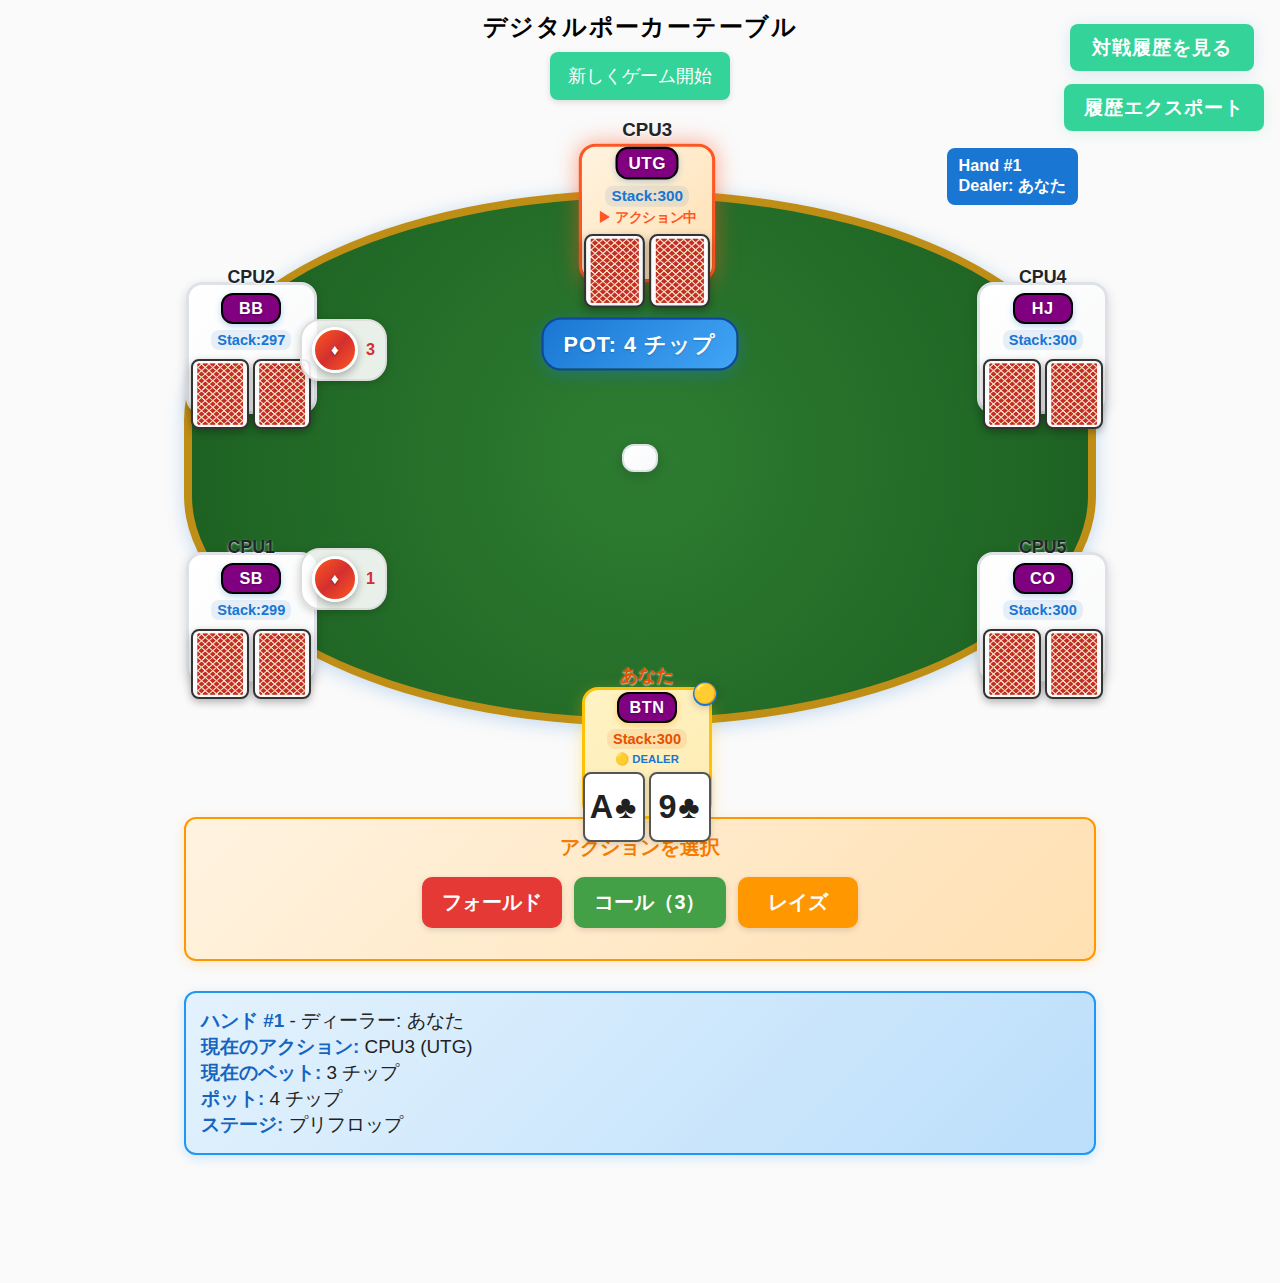
<file: Poker Table/index.html>
<!DOCTYPE html>
<html lang="ja">

<head>
  <meta charset="UTF-8">
  <meta name="viewport" content="width=device-width,initial-scale=1,user-scalable=no">
  <meta name="theme-color" content="#1976d2">
  <link rel="manifest" href="manifest.json">
  <link rel="stylesheet" href="style.css">
  <title>テキサスホールデム デモ</title>
</head>

<body>
  <header>
    <h1>デジタルポーカーテーブル</h1>
    <button id="reset-btn">新しくゲーム開始</button>
    <button id="show-history-btn" class="header-history-btn">対戦履歴を見る</button>
    <button id="export-history-btn" class="header-export-btn">履歴エクスポート</button>
  </header>
  <main>
    <section id="game-section"></section>
    <section id="history-section" style="display: none;">
      <h2>全対戦履歴（振り返り）</h2>
      <div style="margin-bottom:10px;">
        <label>収支で絞り込み
          <input type="number" id="min-profit" placeholder="最小" style="width:60px;">
          〜
          <input type="number" id="max-profit" placeholder="最大" style="width:60px;">
          <button id="filter-btn">絞り込み</button>
        </label>
      </div>
      <div id="history-list"></div>
      <div id="history-detail" style="display:none;"></div>
      <button id="back-to-game-btn">ゲームに戻る</button>
    </section>
  </main>
  <script src="app.js"></script>
  <script>
    if ('serviceWorker' in navigator) {
      navigator.serviceWorker.register('sw.js');
    }
  </script>
</body>

</html>
</file>
<file: Poker Table/style.css>
:root {
  --main-color: #1976d2;
  --accent: #ffc107;
  --danger: #e53935;
  --bg: #fafafa;
}

html, body {
  margin: 0;
  padding: 0;
  background: var(--bg);
  color: #222;
  font-family: 'Segoe UI', 'Hiragino Sans', Arial, sans-serif;
  font-size: 18px;
  min-height: 100vh;
  width: 100vw;
  box-sizing: border-box;
}

header {
  background: var(--bg);
  color: black;
  text-align: center;
  padding: 0.6em 0 ;
  position: relative;
  min-height: 62px;
}

header h1 {
  margin: 0 0 0.2em 0;
  font-size: 1.35em;
  font-weight: bold;
  letter-spacing: 0.06em;
}

.header-history-btn {
  position: absolute;
  right: 24px;
  top: 20px;
  z-index: 30;
  padding: 10px 22px;
  background: #34d399;
  color: #fff;
  border: none;
  font-weight: bold;
  font-size: 1.07em;
  border-radius: 8px;
  box-shadow: 0 2px 16px #1976d225;
  letter-spacing: 0.05em;
  transition: background .13s, box-shadow .12s, color .13s;
  cursor: pointer;
}
.header-history-btn:hover, .header-history-btn:active {
  background: linear-gradient(90deg, #1976d2 0%, #388bfd 100%);
  color: #fff;
  box-shadow: 0 4px 24px #1976d240;
}

.header-export-btn {
  position: absolute;
  right: 0px;
  top: 80px;
  z-index: 30;
  padding: 10px 20px;
  background: #34d399;
  color: #fff;
  border: none;
  font-weight: bold;
  font-size: 1.07em;
  border-radius: 8px;
  box-shadow: 0 2px 16px #1dd16722;
  letter-spacing: 0.05em;
  transition: background .13s, box-shadow .12s, color .13s;
  cursor: pointer;
  margin-right: 16px;
}
.header-export-btn:hover, .header-export-btn:active {
  background: linear-gradient(90deg, #10c86a 0%, #197642 100%);
  color: #fff;
  box-shadow: 0 4px 24px #0dd16940;
}

main {
  width: 100vw;
  min-height: 80vh;
  margin: 0 auto;
  padding: 16px 0 90px 0;
  display: flex;
  flex-direction: column;
  align-items: center;
}

section {
  margin-bottom: 1em;
}

button {
  background: #34d399;
  color: #fff;
  border: none;
  border-radius: 8px;
  padding: 12px 18px;
  margin: 4px 2px;
  font-size: 1em;
  cursor: pointer;
  box-shadow: 0 2px 6px #0002;
  transition: background 0.13s;
}
button:hover, button:active {
  background: #0d47a1;
}
button.danger {
  background: var(--danger);
}
button.accent {
  background: var(--accent);
  color: #222;
}

footer {
  position: fixed;
  left: 0; right: 0; bottom: 0;
  background: #fff;
  border-top: 1px solid #eee;
  text-align: center;
  padding: 9px 4px;
  box-shadow: 0 -2px 10px #0001;
  font-size: 0.98em;
  z-index: 10;
  width: 100vw;
}

#pwa-tip {
  display: block;
  color: #999;
  margin-top: 6px;
  font-size: 0.91em;
}

.card-list, .action-list {
  display: flex;
  flex-wrap: wrap;
  gap: 0.45em;
  margin: 8px 0;
}

.card {
  font-size: 1.1em;
  background: #fff;
  border: 1px solid #ddd;
  border-radius: 7px;
  padding: 3px 10px;
  box-shadow: 0 1px 4px #0001;
  min-width: 34px;
  text-align: center;
  letter-spacing: 0.06em;
}

.card.suit-heart,
.card.suit-diamond {
  color: #e53935;
}

.card.suit-spade,
.card.suit-club {
  color: #222;
}

#history-section h2 {
  margin-top: 0.1em;
}

#history-content {
  font-size: 0.97em;
  background: #fff;
  border-radius: 10px;
  padding: 7px 8px;
  box-shadow: 0 1px 8px #0001;
}

/* ▼▼▼ 楕円テーブルと座席（大幅改善） ▼▼▼ */
.table-ellipse {
  position: relative;
  width: 65vw;
  height: 36vw;
  min-width: 500px;    
  min-height: 280px;  
  max-width: 1200px;   
  max-height: 700px;  

  background: radial-gradient(circle at center, #2e7d32 0%, #1b5e20 100%);
  border: 8px solid #be8e16;
  border-radius: 50%/43%;
  margin: 60px auto;   
  box-shadow: 0 3px 18px #1976d240;
}
.seat {
  position: absolute;
  background: linear-gradient(135deg, #ffffff 0%, #f8f9fa 100%);
  border-radius: 16px;
  box-shadow: 0 4px 12px rgba(0,0,0,0.15);
  display: flex; 
  flex-direction: column; 
  align-items: center; 
  justify-content: center;
  font-size: 0.9em;
  text-align: center;
  border: 3px solid #dee2e6;
  padding: 8px 4px;
  z-index: 2;
  min-width: 85px;     
  min-height: 110px; 
  transition: all 0.2s ease;
}

.seat:hover {
  transform: translateY(-2px);
  box-shadow: 0 6px 16px rgba(0,0,0,0.2);
}

.seat.you {
  border: 3px solid #ffc107;
  font-weight: bold;
  background: linear-gradient(135deg, #fff3c4 0%, #ffecb3 100%);
  box-shadow: 0 4px 16px rgba(255, 193, 7, 0.3);
}

.seat.dealer {
  position: relative;
}

.seat.dealer::before {
  content: "🟡";
  position: absolute;
  top: -8px;
  right: -8px;
  font-size: 1.2em;
  background: #1976d2;
  color: white;
  border-radius: 50%;
  width: 24px;
  height: 24px;
  display: flex;
  align-items: center;
  justify-content: center;
  box-shadow: 0 2px 8px rgba(0,0,0,0.2);
}

.seat.folded {
  opacity: 0.5;
  background: linear-gradient(135deg, #f5f5f5 0%, #e9ecef 100%);
  border-color: #ced4da;
}

.player-name {
  font-weight: bold;
  font-size: 1.1em;
  color: #212529;
  margin-bottom: 2px;
  text-shadow: 0 1px 2px rgba(255,255,255,0.8);
}

.seat.you .player-name {
  color: #e65100;
}

.seat.folded .player-name {
  color: #6c757d;
}

.player-pos {
  font-size: 1em;                    
  font-weight: bold;
  color: #ffffff;                     
  background: purple; 
  padding: 4px 8px ;                  
  border-radius: 12px;               
  margin: 3px 0 ;                     
  border: 2px solid black;         
  text-shadow: 0 1px 2px rgba(0,0,0,0.3);        
  box-shadow: 0 2px 6px rgba(25, 118, 210, 0.3); 
  letter-spacing: 0.5px;             
  min-width: 40px;                   
  display: inline-block;            
}

.seat.you .player-pos {
  background: purple; 
  color: #ffffff;                  
  border-color: black;           
  box-shadow: 0 2px 6px rgba(255, 152, 0, 0.4);  
}

.player-stack {
  font-size: 0.9em;
  color: #1976d2;
  font-weight: 600;
  margin: 3px 0;
  background: rgba(25, 118, 210, 0.1);
  padding: 2px 6px;
  border-radius: 8px;
}

.seat.you .player-stack {
  color: #e65100;
  background: rgba(230, 81, 0, 0.1);
}

.player-action-log {
  margin-top: 2px;
  color: #1976d2;
  font-size: 0.8em;
  min-height: 1.2em;
  font-weight: 500;
}

.seat.you .player-action-log {
  color: #ff9100;
  font-weight: bold;
}

.table-board-cards {
  position: absolute; 
  left: 50%; 
  top: 50%;
  transform: translate(-50%, -50%);
  z-index: 10;
  display: flex; 
  gap: 8px;
  background: linear-gradient(135deg, #ffffff 0%, #f8f9fa 100%);
  border-radius: 12px;
  padding: 12px 16px;
  box-shadow: 0 4px 16px rgba(0,0,0,0.2);
  border: 2px solid #dee2e6;
}

/* 現在のプレイヤーハイライト */
.seat.current-player {
  border: 3px solid #ff5722 !important;
  animation: pulse-orange 1.5s infinite;
  box-shadow: 0 0 20px rgba(255, 87, 34, 0.5);
  background: linear-gradient(135deg, #fff3e0 0%, #ffe0b2 100%);
  transform: scale(1.05);
}

@keyframes pulse-orange {
  0% { box-shadow: 0 0 20px rgba(255, 87, 34, 0.5); }
  50% { box-shadow: 0 0 30px rgba(255, 87, 34, 0.8); }
  100% { box-shadow: 0 0 20px rgba(255, 87, 34, 0.5); }
}

/* CPUプレイヤー情報ボックス */
.cpu-info-box {
  background: linear-gradient(135deg, #fff3e0 0%, #ffe0b2 100%);
  border: 2px solid #ff9800;
  border-radius: 12px;
  padding: 12px;
  margin: 15px 0;
  box-shadow: 0 3px 12px rgba(255, 152, 0, 0.2);
}

.cpu-info-box .cpu-hand {
  display: flex;
  align-items: center;
  gap: 8px;
  margin: 8px 0;
}

.cpu-info-box .cpu-tip {
  color: #f57c00;
  font-size: 0.9em;
  font-style: italic;
  margin-top: 8px;
}

/* アクションボタンの強化 */
.action-area {
  margin: 10% 0 10px 0;
  padding: 15px;
  background: linear-gradient(135deg, #fff3e0 0%, #ffe0b2 100%);
  border: 2px solid #ff9800;
  border-radius: 12px;
  box-shadow: 0 3px 12px rgba(255, 152, 0, 0.2);
}

.action-area b {
  color: #f57c00;
  font-size: 1.1em;
  display: block;
  margin-bottom: 10px;
  text-align: center;
}

.action-list {
  display: flex;
  flex-wrap: wrap;
  gap: 8px;
  margin: 12px 0;
  justify-content: center;
}

.action-list button {
  padding: 12px 20px;
  font-size: 1.1em;
  font-weight: bold;
  border-radius: 10px;
  transition: all 0.2s ease;
  min-width: 120px;
}

.action-list button:first-child {
  background: #e53935; /* フォールド */
}

.action-list button:first-child:hover {
  background: #c62828;
  transform: translateY(-2px);
}

.action-list button:nth-child(2) {
  background: #43a047; /* コール */
}

.action-list button:nth-child(2):hover {
  background: #388e3c;
  transform: translateY(-2px);
}

.action-list button:nth-child(3) {
  background: #1976d2; /* レイズ */
}

.action-list button:nth-child(3):hover {
  background: #1565c0;
  transform: translateY(-2px);
}

.action-list button:last-child {
  background: #ff9800; /* CPU自動 */
  color: #fff;
}

.action-list button:last-child:hover {
  background: #f57c00;
  transform: translateY(-2px);
}

/* ゲーム情報パネル */
.game-info-panel {
  background: linear-gradient(135deg, #e3f2fd 0%, #bbdefb 100%);
  border: 2px solid #2196f3;
  border-radius: 12px;
  padding: 15px;
  margin: 30px 0 20px 0;
  box-shadow: 0 3px 12px rgba(33, 150, 243, 0.2);
  font-size: 1.05em;
}

.game-info-panel b {
  color: #1565c0;
}

/* ポット表示 */
.table-pot-info {
  position: absolute;
  left: 50%;
  top: 28%;
  transform: translate(-50%, -50%);
  z-index: 15;
  background: linear-gradient(135deg, #1976d2 0%, #42a5f5 100%);
  color: white;
  border-radius: 20px;
  padding: 10px 20px;
  box-shadow: 0 4px 16px rgba(25, 118, 210, 0.4);
  border: 2px solid #0d47a1;
}

.pot-amount {
  font-weight: bold;
  font-size: 1.2em;
  letter-spacing: 0.05em;
  text-align: center;
  text-shadow: 0 1px 2px rgba(0,0,0,0.2);
}

/* ▲▲▲ 楕円テーブル ▲▲▲ */

@media (max-width: 800px) {
  .table-ellipse {
    width: 96vw;
    height: 58vw;
    min-width: 350px;
    min-height: 2000px;
    max-width: 99vw;
    max-height: 85vw;
    margin: 40px auto;
  }
  
  .seat {
    min-width: 75px;
    min-height: 95px;
    font-size: 0.8em;
    padding: 6px 3px;
  }
  
  .player-name {
    font-size: 1em;
  }
  
  .player-pos {
    font-size: 0.75em;
  }
  
  .player-stack {
    font-size: 0.8em;
  }
  
  .header-export-btn { 
    right: 108px; 
    top: 64px; 
    font-size: 0.96em; 
  }
}

@media (max-width: 600px) {
  .table-ellipse {
    margin: 30px auto;   /* 新規追加 */
  }
  main {
    font-size: 1.07em;
  }
  
  .card {
    min-width: 30px;
    padding: 2px 7px;
    font-size: 1em;
  }
  
  .action-list {
    flex-direction: column;
    align-items: center;
  }
  
  .action-list button {
    width: 90%;
    max-width: 250px;
  }
  
  .cpu-info-box {
    margin: 10px 5px;
    padding: 10px;
  }
  
  .seat {
    min-width: 65px;
    min-height: 85px;
    font-size: 0.75em;
    padding: 4px 2px;
  }
  
  .player-name {
    font-size: 0.9em;
  }
  
  .player-pos {
    font-size: 0.7em;
  }
  
  .player-stack {
    font-size: 0.75em;
  }
  
  .header-export-btn { 
    right: 108px; 
    top: 64px; 
    font-size: 0.96em; 
  }
}

@media (max-width: 500px) {
  main {
    font-size: 1.07em;
  }
  
  .card {
    min-width: 30px;
    padding: 2px 7px;
    font-size: 1em;
  }

  .seat {
    min-width: 55px;     
    min-height: 75px;    
    font-size: 0.7em;    
    padding: 3px 1px;    
  }
  
  .table-ellipse {
    min-width: 300px;
    min-height: 170px;
    margin: 25px auto;
  }

   .player-name {
    font-size: 0.85em;   
  }
  
  .player-pos {
    font-size: 0.65em;   
  }
  
  .player-stack {
    font-size: 0.7em;    
  }
}


/* ★ チップのスタイル ★ */
.chip {
  width: 40px;
  height: 40px;
  border-radius: 50%;
  background: linear-gradient(135deg, #ff5722 0%, #d32f2f 50%, #ff5722 100%);
  border: 3px solid #fff;
  box-shadow: 0 3px 8px rgba(0,0,0,0.3);
  display: inline-flex;
  align-items: center;
  justify-content: center;
  font-weight: bold;
  color: white;
  font-size: 0.7em;
  position: relative;
  text-shadow: 0 1px 2px rgba(0,0,0,0.5);
}

.chip::before {
  content: "♦";
  font-size: 1.2em;
}

.chip-stack {
  position: absolute;
  display: flex;
  align-items: center;
  gap: 8px;
  z-index: 15;
  background: rgba(255,255,255,0.9);
  border-radius: 20px;
  padding: 6px 10px;
  box-shadow: 0 2px 8px rgba(0,0,0,0.2);
  border: 2px solid #ddd;
}

.chip-amount {
  font-weight: bold;
  color: #d32f2f;
  font-size: 0.9em;
}


#pwa-tip {
  display: block;
  color: #999;
  margin-top: 6px;
  font-size: 0.91em;
}

/*トランプデザイン*/

.card {
  display: inline-flex;
  justify-content: center;
  align-items: center;
  width: 38px;
  height: 60px;
  border-radius: 8px;
  font-weight: bold;
  font-size: 2em;
  border: 2px solid #555;
  box-shadow: 0 2px 6px rgba(0,0,0,0.15);
  background: white;
  color: black;
  font-family: 'Segoe UI', sans-serif;
  user-select: none;
  transition: transform 0.15s ease;
}

.card.suit-heart,
.card.suit-diamond {
  color: #d32f2f;
}

.card.suit-spade,
.card.suit-club {
  color: #212121;
}

.card:hover {
  transform: translateY(-3px);
  box-shadow: 0 4px 12px rgba(0,0,0,0.25);
}

.card.back {
  width: 30px;
  height: 60px;
  background-image: url("./img/playing-card-back.png");
  background-size: 55px 70px;
  background-position: center;
  background-repeat: no-repeat;
  border-radius: 8px;
  border: 2px solid #333;
  box-shadow: 0 3px 8px rgba(0, 0, 0, 0.3);
  position: relative;
}


.cpu-info-box .cpu-tip {
  color: #f57c00;
  font-size: 0.9em;
  font-style: italic;
  margin-top: 8px;
}
</file>
